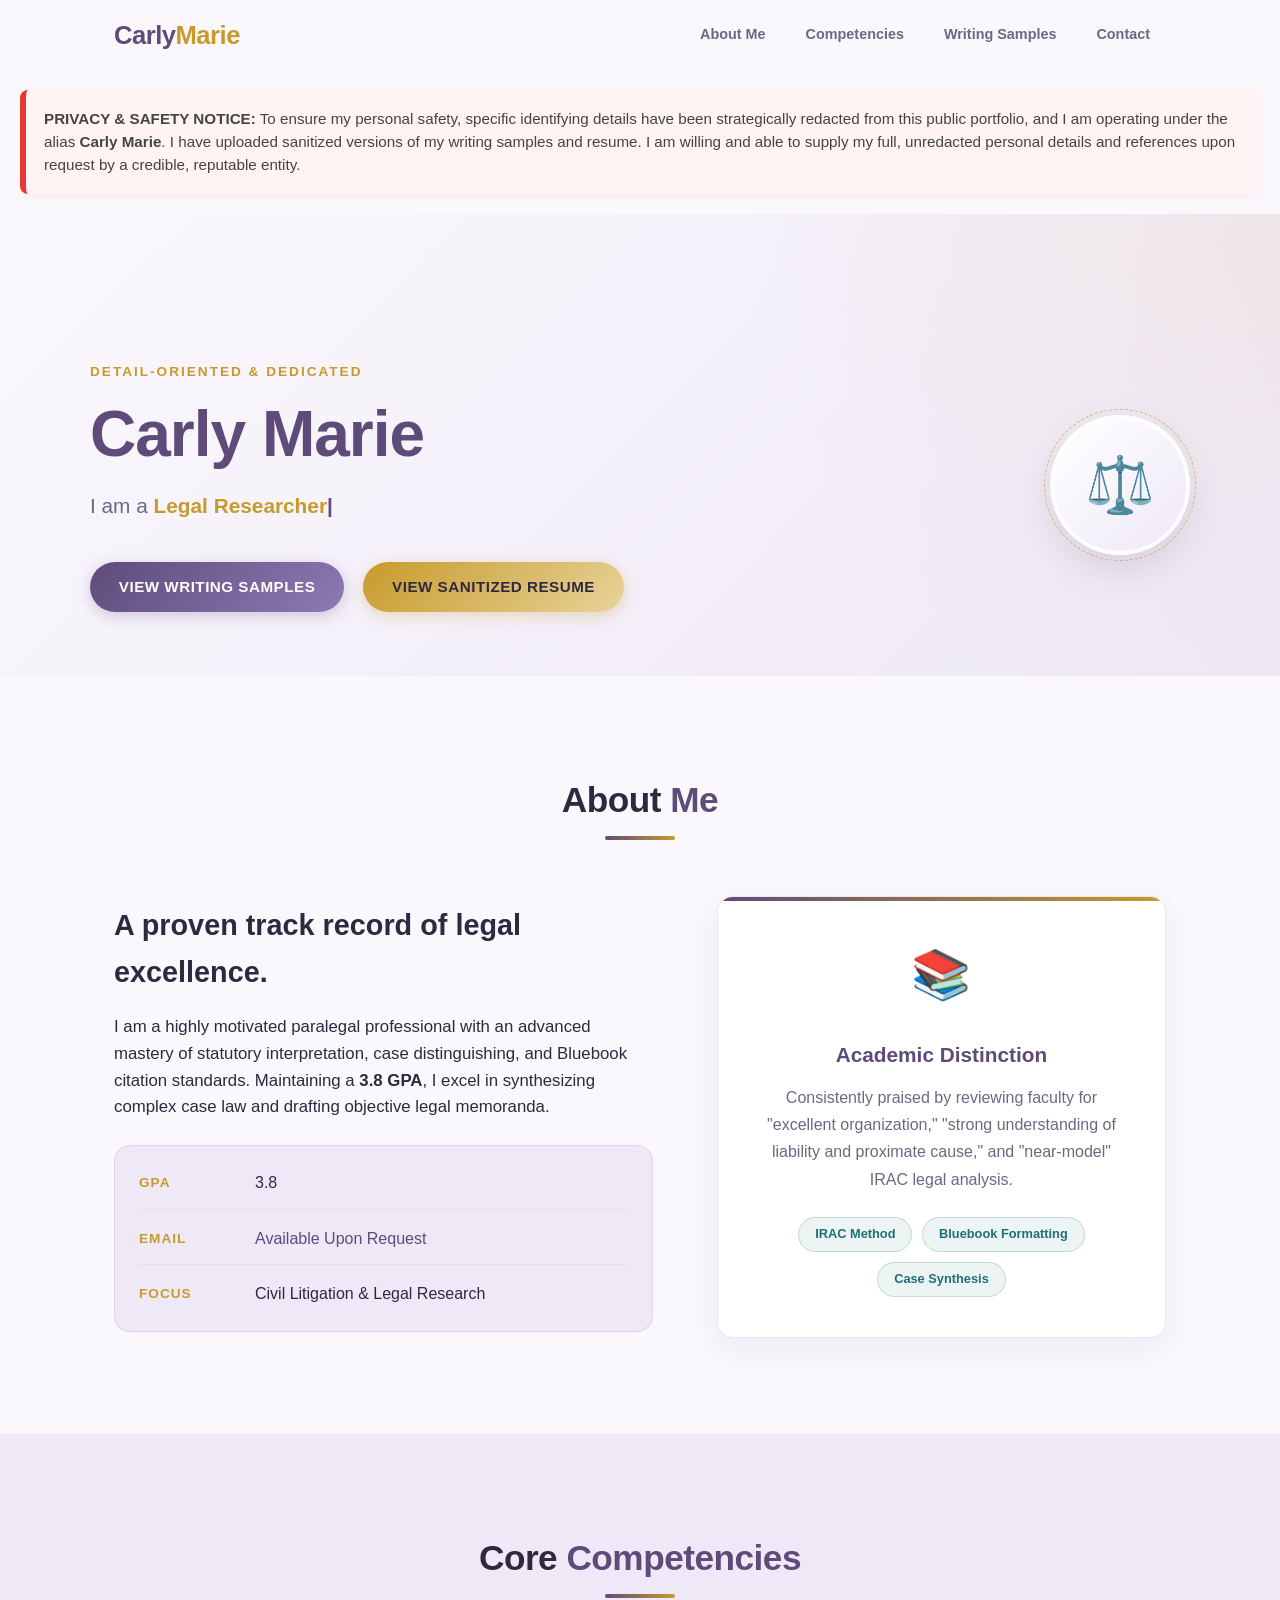
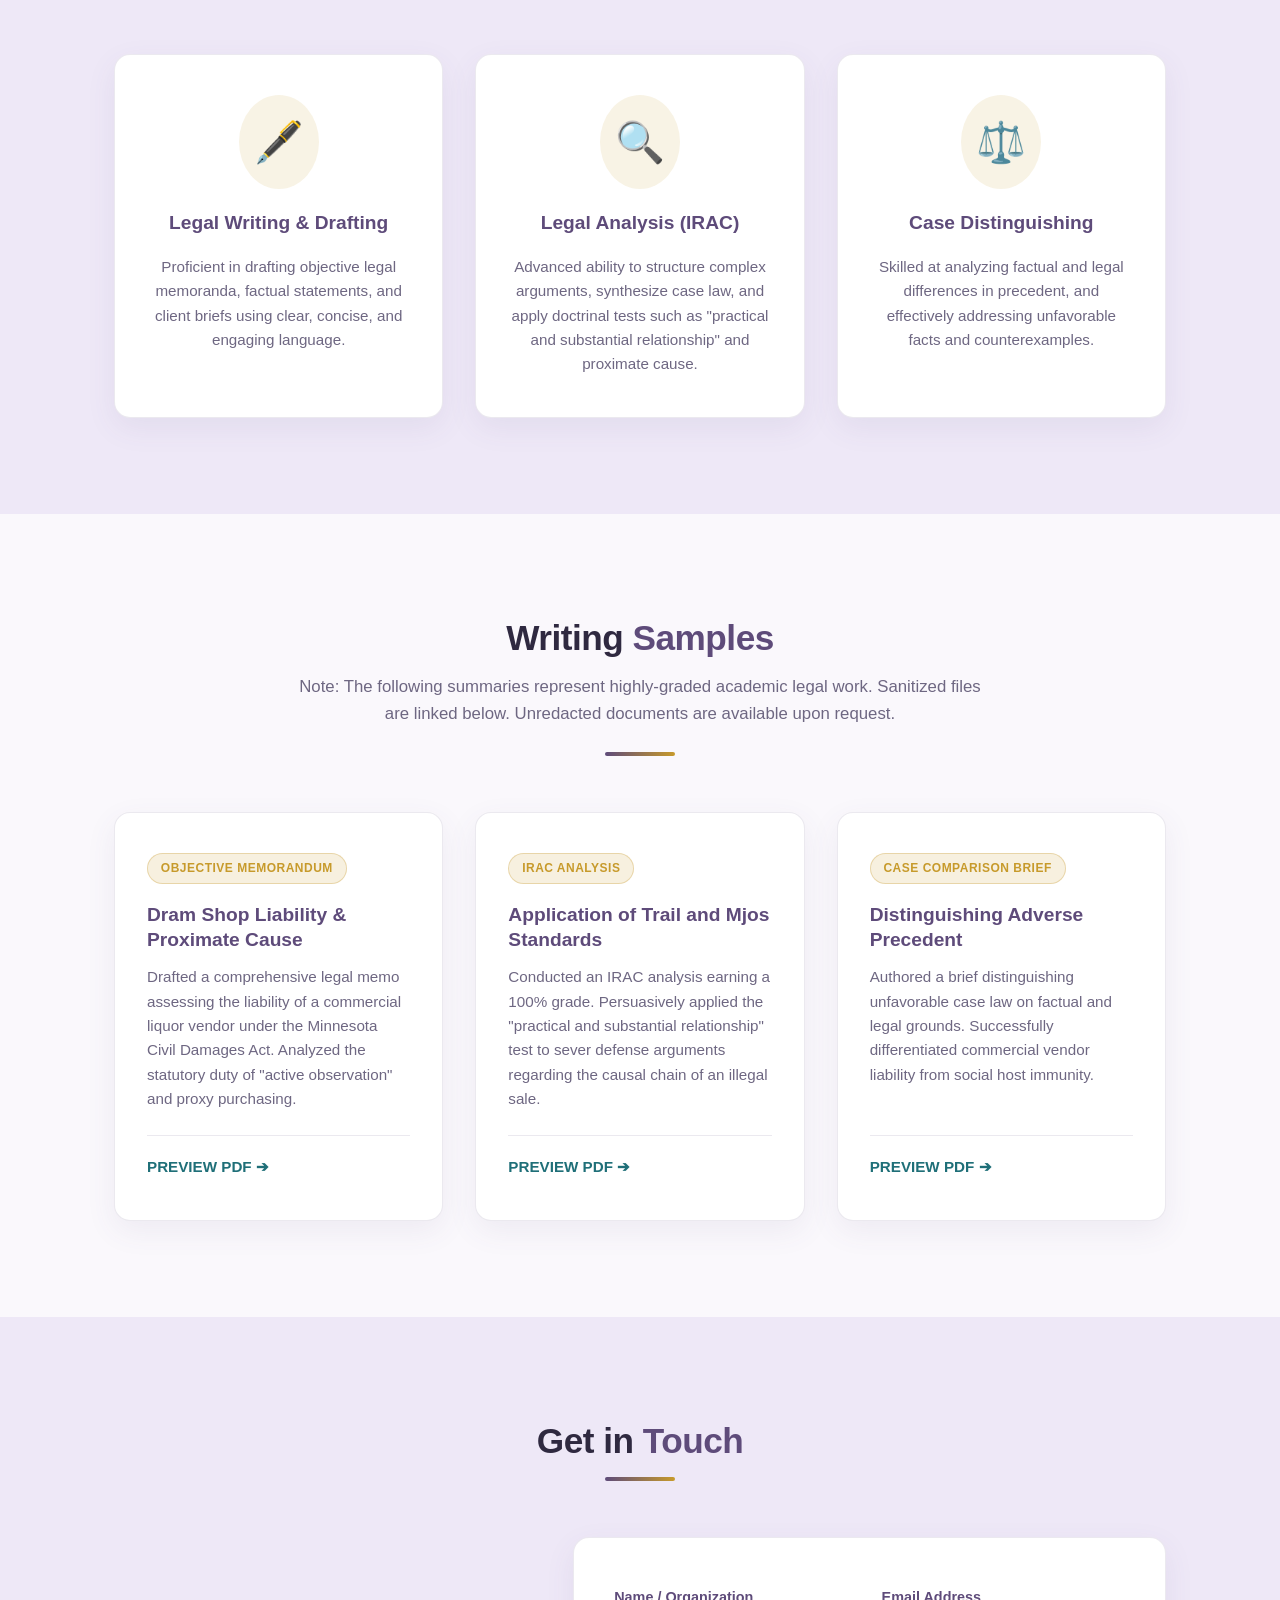
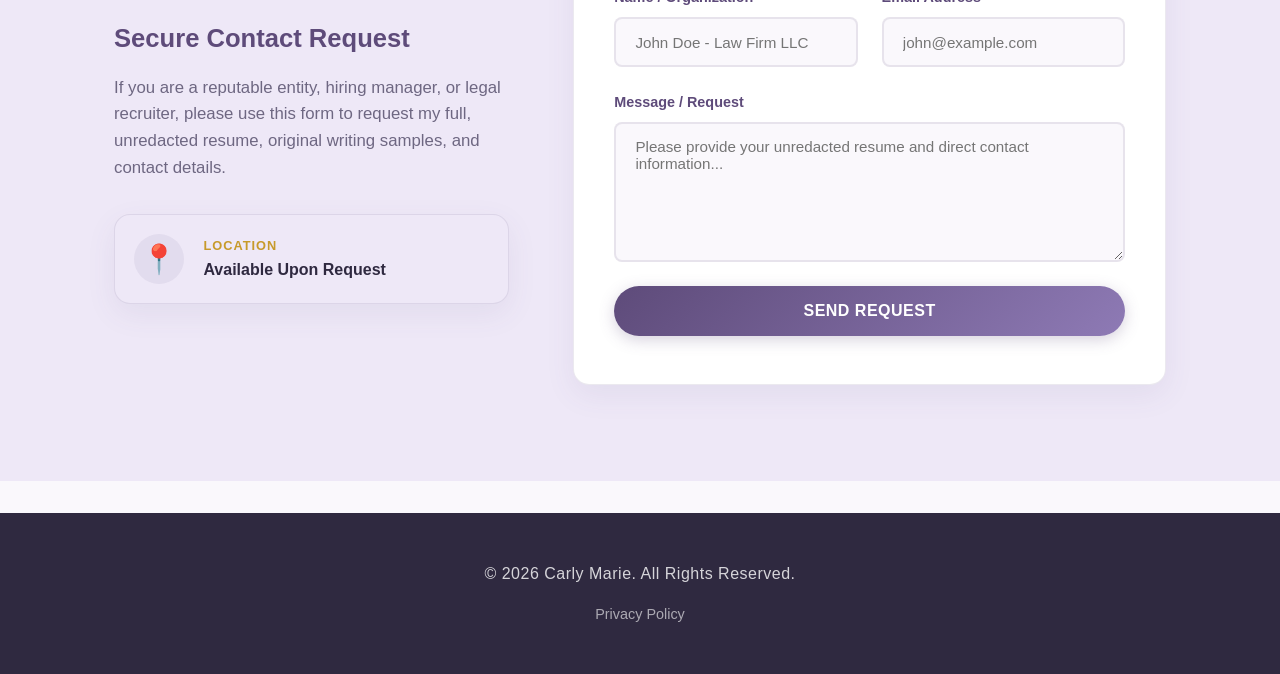
<file: index.html>
<!DOCTYPE html>
<html lang="en">
<head>
    <meta charset="UTF-8">
    <meta name="viewport" content="width=device-width, initial-scale=1.0">
    <title>Carly Marie | Entry-Level Paralegal &amp; Legal Assistant | Remote</title>
    <meta name="description" content="Portfolio of Carly Marie, an entry-level paralegal and legal assistant seeking remote opportunities. Skilled in legal writing, IRAC analysis, Bluebook citation, case law research, and data entry. 3.8 GPA.">
    <meta name="author" content="Carly Marie">
    <meta name="robots" content="index, follow">
    <link rel="canonical" href="https://carlymariec.github.io/proportfolio.github.io/">

    <!-- Open Graph / Social Sharing -->
    <meta property="og:type" content="website">
    <meta property="og:url" content="https://carlymariec.github.io/proportfolio.github.io/">
    <meta property="og:title" content="Carly Marie | Entry-Level Paralegal &amp; Legal Assistant | Remote">
    <meta property="og:description" content="Entry-level paralegal and legal assistant seeking remote opportunities. Skilled in legal writing, IRAC analysis, Bluebook citation, and data entry. 3.8 GPA.">
    <meta property="og:site_name" content="Carly Marie Portfolio">

    <!-- Twitter Card -->
    <meta name="twitter:card" content="summary">
    <meta name="twitter:title" content="Carly Marie | Entry-Level Paralegal &amp; Legal Assistant | Remote">
    <meta name="twitter:description" content="Entry-level paralegal and legal assistant seeking remote opportunities. Skilled in legal writing, IRAC analysis, Bluebook citation, and data entry. 3.8 GPA.">

    <!-- JSON-LD Structured Data -->
    <script type="application/ld+json">
    {
      "@context": "https://schema.org",
      "@type": "Person",
      "name": "Carly Marie",
      "jobTitle": "Entry-Level Paralegal",
      "description": "Entry-level paralegal and legal assistant seeking remote opportunities. Skilled in legal writing, IRAC analysis, Bluebook citation, case law research, and data entry.",
      "url": "https://carlymariec.github.io/proportfolio.github.io/",
      "knowsAbout": [
        "Paralegal",
        "Legal Assistant",
        "Legal Writing",
        "IRAC Analysis",
        "Bluebook Citation",
        "Case Law Research",
        "Civil Litigation",
        "Data Entry",
        "Legal Research"
      ]
    }
    </script>

    <link rel="stylesheet" href="style.css">
    <script src="script.js" defer></script>
</head>
<body>

    <!-- Navbar -->
    <nav class="navbar">
        <div class="nav-container">
            <div class="nav-logo">Carly<span>Marie</span></div>
            <button id="navToggle" class="nav-toggle" aria-expanded="false" aria-label="Toggle navigation">
                <span></span><span></span><span></span>
            </button>
            <div id="navLinks" class="nav-links">
                <a href="#about" class="active">About Me</a>
                <a href="#skills">Competencies</a>
                <a href="#portfolio">Writing Samples</a>
                <a href="#contact">Contact</a>
            </div>
        </div>
    </nav>

    <!-- Security Disclaimer -->
    <div id="security-disclaimer" class="security-banner">
        <strong>PRIVACY & SAFETY NOTICE:</strong> To ensure my personal safety, specific identifying details have been strategically redacted from this public portfolio, and I am operating under the alias <strong>Carly Marie</strong>. I have uploaded sanitized versions of my writing samples and resume. I am willing and able to supply my full, unredacted personal details and references upon request by a credible, reputable entity.
    </div>

    <!-- Hero Section -->
    <section class="hero">
        <div class="hero-content">
            <div class="hero-text fade-in">
                <span class="hero-eyebrow">Detail-Oriented & Dedicated</span>
                <h1 class="hero-name">Carly Marie</h1>
                <p class="hero-subtitle-line">I am a <span class="typed-wrap"><span class="typed"></span></span></p>
                <div class="hero-buttons">
                    <a href="#portfolio" class="btn btn-primary">View Writing Samples</a>
                    <a href="files/resume/resume.pdf" target="_blank" rel="noopener noreferrer" class="btn btn-gold">View Sanitized Resume</a>
                </div>
            </div>
            <div class="hero-image-wrap fade-in">
                <div class="hero-avatar">
                    <div id="profileEmoji" class="profile-emoji-fallback">⚖️</div>
                </div>
            </div>
        </div>
    </section>

    <!-- About Section -->
    <section id="about" class="section">
        <div class="container">
            <h2 class="section-title">About <span>Me</span></h2>
            <div class="section-divider"></div>
            <div class="about-grid">
                <div class="about-text fade-in">
                    <h3>A proven track record of legal excellence.</h3>
                    <p>I am a highly motivated paralegal professional with an advanced mastery of statutory interpretation, case distinguishing, and Bluebook citation standards. Maintaining a <strong>3.8 GPA</strong>, I excel in synthesizing complex case law and drafting objective legal memoranda.</p>
                    <div class="about-facts">
                        <div class="fact-item"><span class="fact-label">GPA</span><span class="fact-value">3.8</span></div>
                        <div class="fact-item"><span class="fact-label">Email</span><span class="fact-value"><a href="#contact">Available Upon Request</a></span></div>
                        <div class="fact-item"><span class="fact-label">Focus</span><span class="fact-value">Civil Litigation & Legal Research</span></div>
                    </div>
                </div>
                <div class="about-highlight-card fade-in">
                    <div class="about-icon-circle">📚</div>
                    <h3>Academic Distinction</h3>
                    <p>Consistently praised by reviewing faculty for "excellent organization," "strong understanding of liability and proximate cause," and "near-model" IRAC legal analysis.</p>
                    <div class="card-tag-row">
                        <span class="card-tag">IRAC Method</span>
                        <span class="card-tag">Bluebook Formatting</span>
                        <span class="card-tag">Case Synthesis</span>
                    </div>
                </div>
            </div>
        </div>
    </section>

    <!-- Competencies Section -->
    <section id="skills" class="section bg-alt">
        <div class="container">
            <h2 class="section-title">Core <span>Competencies</span></h2>
            <div class="section-divider"></div>
            <div class="edu-grid">
                <div class="edu-card fade-in">
                    <div class="edu-card-icon">🖋️</div>
                    <h3>Legal Writing & Drafting</h3>
                    <p>Proficient in drafting objective legal memoranda, factual statements, and client briefs using clear, concise, and engaging language.</p>
                </div>
                <div class="edu-card fade-in">
                    <div class="edu-card-icon">🔍</div>
                    <h3>Legal Analysis (IRAC)</h3>
                    <p>Advanced ability to structure complex arguments, synthesize case law, and apply doctrinal tests such as "practical and substantial relationship" and proximate cause.</p>
                </div>
                <div class="edu-card fade-in">
                    <div class="edu-card-icon">⚖️</div>
                    <h3>Case Distinguishing</h3>
                    <p>Skilled at analyzing factual and legal differences in precedent, and effectively addressing unfavorable facts and counterexamples.</p>
                </div>
            </div>
        </div>
    </section>

    <!-- Portfolio / Writing Samples -->
    <section id="portfolio" class="section">
        <div class="container">
            <h2 class="section-title">Writing <span>Samples</span></h2>
            <p class="section-subtitle">Note: The following summaries represent highly-graded academic legal work. Sanitized files are linked below. Unredacted documents are available upon request.</p>
            <div class="section-divider"></div>

            <div class="assignments-grid">
                <!-- Legal Memo -->
                <div class="assignment-card fade-in">
                    <span class="assignment-tag">Objective Memorandum</span>
                    <h3>Dram Shop Liability & Proximate Cause</h3>
                    <p>Drafted a comprehensive legal memo assessing the liability of a commercial liquor vendor under the Minnesota Civil Damages Act. Analyzed the statutory duty of "active observation" and proxy purchasing.</p>
                    <a href="files/assignments/legal-memo.pdf" target="_blank" rel="noopener noreferrer" class="assignment-link">Preview PDF ➔</a>
                </div>

                <!-- IRAC Analysis -->
                <div class="assignment-card fade-in">
                    <span class="assignment-tag">IRAC Analysis</span>
                    <h3>Application of Trail and Mjos Standards</h3>
                    <p>Conducted an IRAC analysis earning a 100% grade. Persuasively applied the "practical and substantial relationship" test to sever defense arguments regarding the causal chain of an illegal sale.</p>
                    <a href="files/assignments/statutory-analysis.pdf" target="_blank" rel="noopener noreferrer" class="assignment-link">Preview PDF ➔</a>
                </div>

                <!-- Distinguishing Cases -->
                <div class="assignment-card fade-in">
                    <span class="assignment-tag">Case Comparison Brief</span>
                    <h3>Distinguishing Adverse Precedent</h3>
                    <p>Authored a brief distinguishing unfavorable case law on factual and legal grounds. Successfully differentiated commercial vendor liability from social host immunity.</p>
                    <a href="files/assignments/distinguishing-cases.pdf" target="_blank" rel="noopener noreferrer" class="assignment-link">Preview PDF ➔</a>
                </div>
            </div>
        </div>
    </section>

    <!-- Contact Section -->
    <section id="contact" class="section bg-alt">
        <div class="container">
            <h2 class="section-title">Get in <span>Touch</span></h2>
            <div class="section-divider"></div>
            <div class="contact-grid">
                <div class="contact-info fade-in">
                    <h3>Secure Contact Request</h3>
                    <p>If you are a reputable entity, hiring manager, or legal recruiter, please use this form to request my full, unredacted resume, original writing samples, and contact details.</p>
                    <div class="contact-items">
                        <div class="contact-item">
                            <div class="contact-item-icon">📍</div>
                            <div>
                                <div class="label">Location</div>
                                <div class="value">Available Upon Request</div>
                            </div>
                        </div>
                    </div>
                </div>
                <div class="contact-form-wrap fade-in">
                    <form id="contactForm" action="https://formspree.io/f/xbdzpvlw" method="POST">
                        <div class="form-row">
                            <div class="form-group">
                                <label for="name">Name / Organization</label>
                                <input type="text" id="name" name="name" required placeholder="John Doe - Law Firm LLC">
                            </div>
                            <div class="form-group">
                                <label for="email">Email Address</label>
                                <input type="email" id="email" name="email" required placeholder="john@example.com">
                            </div>
                        </div>
                        <div class="form-group">
                            <label for="message">Message / Request</label>
                            <textarea id="message" name="message" required placeholder="Please provide your unredacted resume and direct contact information..."></textarea>
                        </div>
                        <input type="hidden" name="_subject" value="New contact request from Carly Marie portfolio site">
                        <button type="submit" class="btn btn-primary form-submit">Send Request</button>
                        <div id="formSuccess" class="form-success">Message sent! I will securely review your request and reply shortly.</div>
                    </form>
                </div>
            </div>
        </div>
    </section>

    <!-- Footer -->
    <footer>
        <p>&copy; 2026 Carly Marie. All Rights Reserved.</p>
        <div class="footer-links">
            <a href="privacy-policy.html">Privacy Policy</a>
        </div>
        <button id="scrollTop" aria-label="Scroll to top">⇧</button>
    </footer>

</body>
</html>
</file>
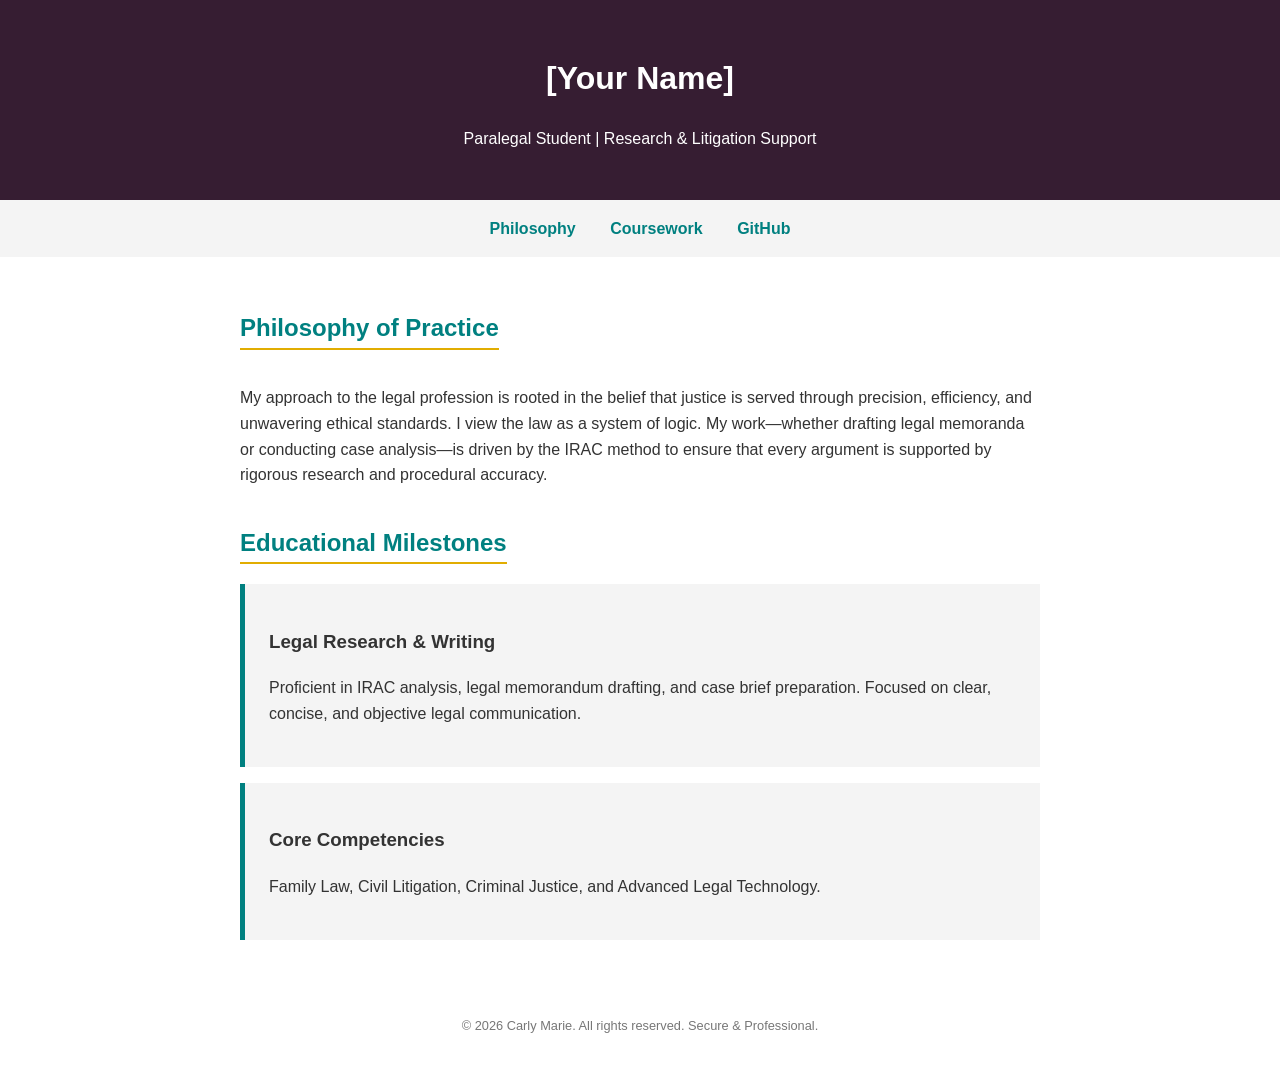
<file: minded.html>
<!DOCTYPE html>
<html lang="en">
<head>
    <meta charset="UTF-8">
    <meta name="viewport" content="width=device-width, initial-scale=1.0">
    <title> Carly Marie | Paralegal Portfolio</title>
    <style>
        :root {
            --deep-purple: #361d32;
            --teal: #008080;
            --mustard: #e1ad01;
            --gray: #f4f4f4;
            --text: #333;
        }
        body { font-family: 'Segoe UI', sans-serif; line-height: 1.6; color: var(--text); margin: 0; padding: 0; background: #fff; }
        header { background: var(--deep-purple); color: white; padding: 2rem; text-align: center; }
        nav { background: var(--gray); padding: 1rem; text-align: center; }
        nav a { margin: 0 15px; color: var(--teal); text-decoration: none; font-weight: bold; }
        .container { max-width: 800px; margin: 2rem auto; padding: 0 20px; }
        h2 { color: var(--teal); border-bottom: 2px solid var(--mustard); display: inline-block; }
        .card { border-left: 5px solid var(--teal); background: var(--gray); padding: 1.5rem; margin-bottom: 1rem; }
        footer { text-align: center; padding: 2rem; font-size: 0.8rem; color: #777; }
    </style>
</head>
<body>

<header>
    <h1>[Your Name]</h1>
    <p>Paralegal Student | Research & Litigation Support</p>
</header>

<nav>
    <a href="#about">Philosophy</a>
    <a href="#work">Coursework</a>
    <a href="https://github.com/carlymariec_">GitHub</a>
</nav>

<div class="container">
    <section id="about">
        <h2>Philosophy of Practice</h2>
        <p>My approach to the legal profession is rooted in the belief that justice is served through precision, efficiency, and unwavering ethical standards. I view the law as a system of logic. My work—whether drafting legal memoranda or conducting case analysis—is driven by the IRAC method to ensure that every argument is supported by rigorous research and procedural accuracy.</p>
    </section>

    <section id="work">
        <h2>Educational Milestones</h2>
        <div class="card">
            <h3>Legal Research & Writing</h3>
            <p>Proficient in IRAC analysis, legal memorandum drafting, and case brief preparation. Focused on clear, concise, and objective legal communication.</p>
        </div>
        <div class="card">
            <h3>Core Competencies</h3>
            <p>Family Law, Civil Litigation, Criminal Justice, and Advanced Legal Technology.</p>
        </div>
    </section>
</div>

<footer>
    <p>&copy; 2026 Carly Marie. All rights reserved. Secure & Professional.</p>
</footer>

</body>
</html>
</file>
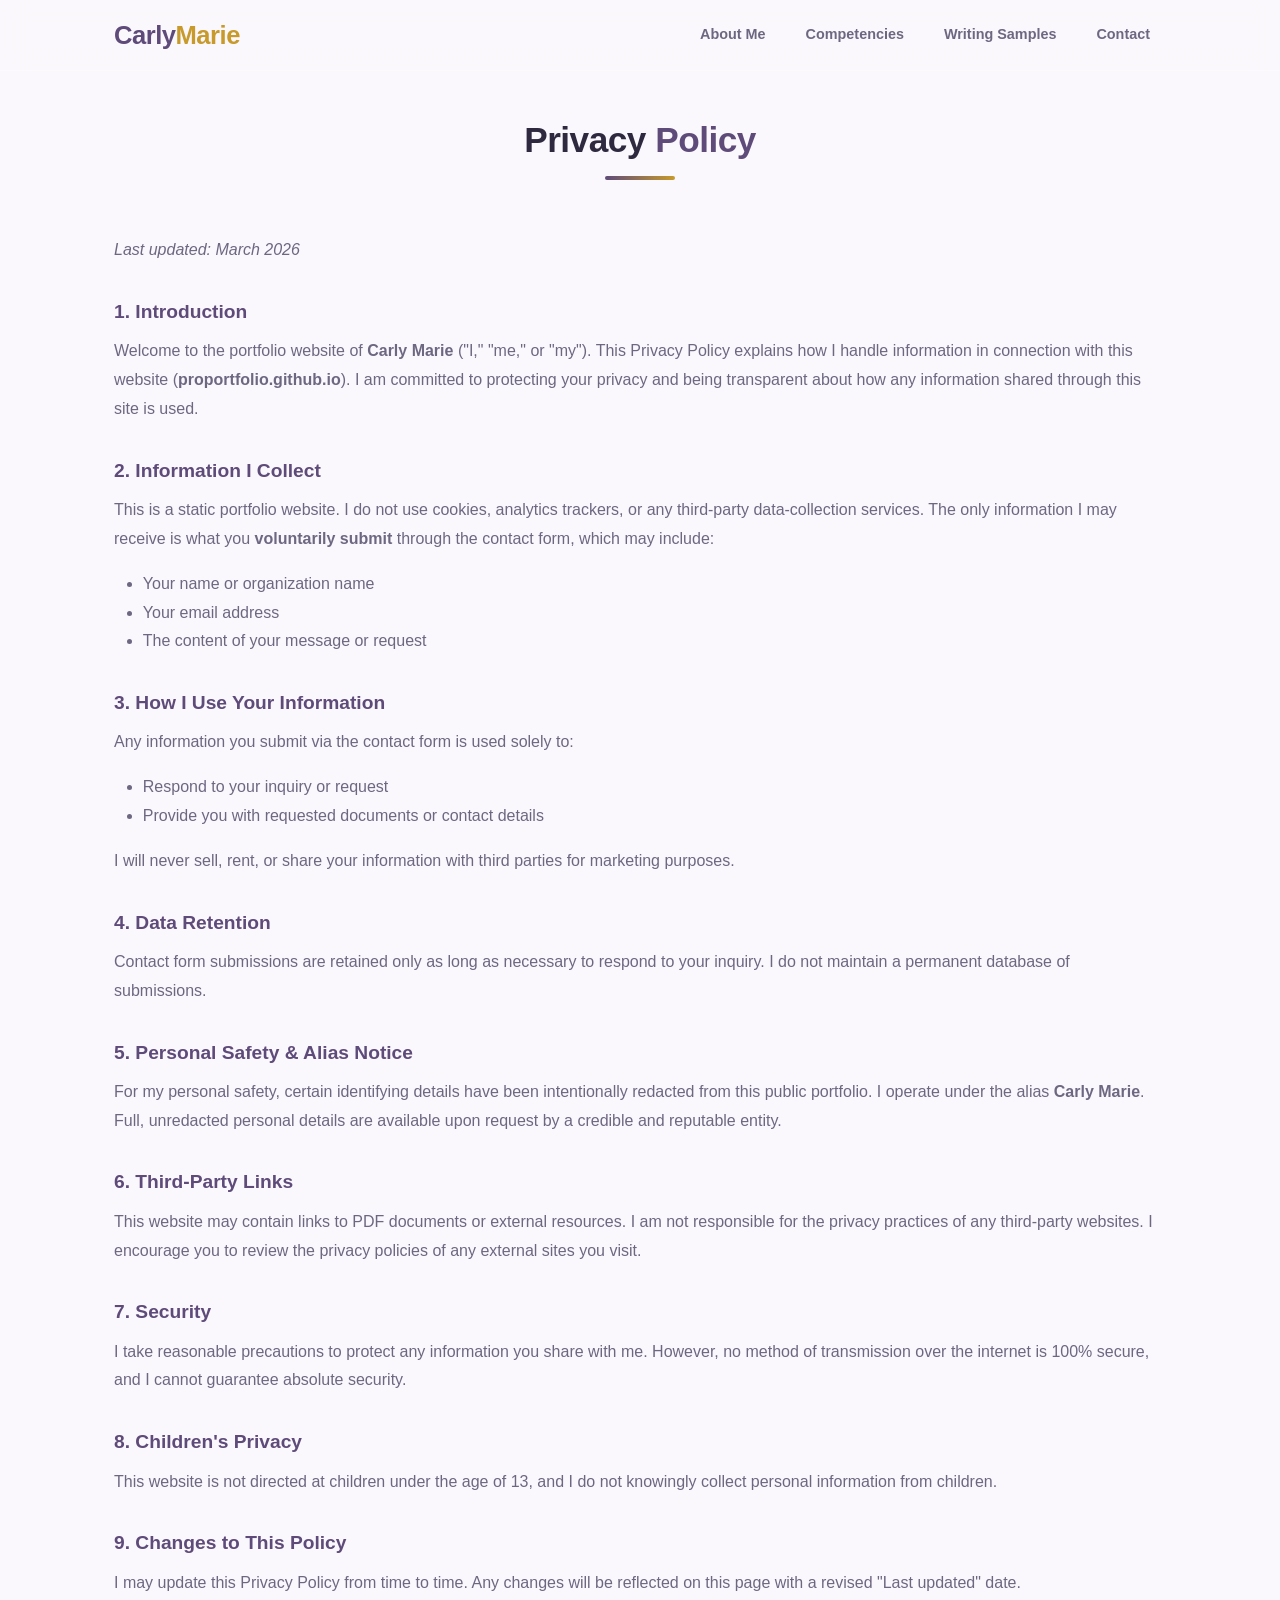
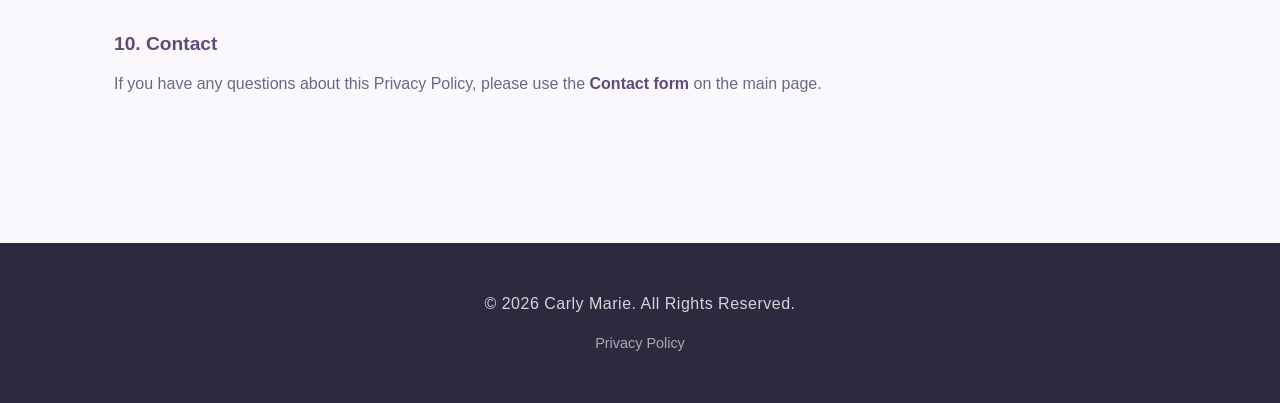
<file: privacy-policy.html>
<!DOCTYPE html>
<html lang="en">
<head>
    <meta charset="UTF-8">
    <meta name="viewport" content="width=device-width, initial-scale=1.0">
    <title>Privacy Policy | Carly Marie</title>
    <meta name="description" content="Privacy policy for the portfolio of Carly Marie, entry-level paralegal and legal assistant.">
    <meta name="robots" content="noindex, follow">
    <link rel="canonical" href="https://carlymariec.github.io/proportfolio.github.io/privacy-policy.html">
    <link rel="stylesheet" href="style.css">
    <script src="script.js" defer></script>
</head>
<body>

    <!-- Navbar -->
    <nav class="navbar">
        <div class="nav-container">
            <div class="nav-logo"><a href="index.html" style="color:inherit;text-decoration:none;">Carly<span>Marie</span></a></div>
            <button id="navToggle" class="nav-toggle" aria-expanded="false" aria-label="Toggle navigation">
                <span></span><span></span><span></span>
            </button>
            <div id="navLinks" class="nav-links">
                <a href="index.html#about">About Me</a>
                <a href="index.html#skills">Competencies</a>
                <a href="index.html#portfolio">Writing Samples</a>
                <a href="index.html#contact">Contact</a>
            </div>
        </div>
    </nav>

    <!-- Privacy Policy Content -->
    <section class="section" style="padding-top: 7rem;">
        <div class="container">
            <h2 class="section-title">Privacy <span>Policy</span></h2>
            <div class="section-divider"></div>

            <div class="privacy-content fade-in">
                <p class="section-subtitle" style="text-align:left; max-width:100%; margin-bottom:2rem;">
                    <em>Last updated: March 2026</em>
                </p>

                <h3>1. Introduction</h3>
                <p>Welcome to the portfolio website of <strong>Carly Marie</strong> ("I," "me," or "my"). This Privacy Policy explains how I handle information in connection with this website (<strong>proportfolio.github.io</strong>). I am committed to protecting your privacy and being transparent about how any information shared through this site is used.</p>

                <h3>2. Information I Collect</h3>
                <p>This is a static portfolio website. I do not use cookies, analytics trackers, or any third-party data-collection services. The only information I may receive is what you <strong>voluntarily submit</strong> through the contact form, which may include:</p>
                <ul class="privacy-list">
                    <li>Your name or organization name</li>
                    <li>Your email address</li>
                    <li>The content of your message or request</li>
                </ul>

                <h3>3. How I Use Your Information</h3>
                <p>Any information you submit via the contact form is used solely to:</p>
                <ul class="privacy-list">
                    <li>Respond to your inquiry or request</li>
                    <li>Provide you with requested documents or contact details</li>
                </ul>
                <p>I will never sell, rent, or share your information with third parties for marketing purposes.</p>

                <h3>4. Data Retention</h3>
                <p>Contact form submissions are retained only as long as necessary to respond to your inquiry. I do not maintain a permanent database of submissions.</p>

                <h3>5. Personal Safety &amp; Alias Notice</h3>
                <p>For my personal safety, certain identifying details have been intentionally redacted from this public portfolio. I operate under the alias <strong>Carly Marie</strong>. Full, unredacted personal details are available upon request by a credible and reputable entity.</p>

                <h3>6. Third-Party Links</h3>
                <p>This website may contain links to PDF documents or external resources. I am not responsible for the privacy practices of any third-party websites. I encourage you to review the privacy policies of any external sites you visit.</p>

                <h3>7. Security</h3>
                <p>I take reasonable precautions to protect any information you share with me. However, no method of transmission over the internet is 100% secure, and I cannot guarantee absolute security.</p>

                <h3>8. Children's Privacy</h3>
                <p>This website is not directed at children under the age of 13, and I do not knowingly collect personal information from children.</p>

                <h3>9. Changes to This Policy</h3>
                <p>I may update this Privacy Policy from time to time. Any changes will be reflected on this page with a revised "Last updated" date.</p>

                <h3>10. Contact</h3>
                <p>If you have any questions about this Privacy Policy, please use the <a href="index.html#contact">Contact form</a> on the main page.</p>
            </div>
        </div>
    </section>

    <!-- Footer -->
    <footer>
        <p>&copy; 2026 Carly Marie. All Rights Reserved.</p>
        <div class="footer-links">
            <a href="privacy-policy.html">Privacy Policy</a>
        </div>
        <button id="scrollTop" aria-label="Scroll to top">⇧</button>
    </footer>

</body>
</html>
</file>
<file: style.css>
/* ===== CSS Variables =====  */ 
:root {
    /* New Custom Color Palette */
    --primary:       #5E4B7A;   /* Primary purple: pale but darkened, muted, elegant */  
    --primary-light: #8E7AB5;   /* Pale purple */  
    --gold:          #C79A2B;   /* Mustard yellow-gold: richer than standard gold */  
    --gold-light:    #E8D39A;   /* Light gold */  
    --teal:          #1F6F78;   /* Dark turquoise teal: restrained, deep accent */
    
    --bg:            #FAF8FC;   /* Light translucent neutral base */  
    --bg-alt:        #EEE8F7;   /* Pastel lavender: soft accent background */  
    --glass-bg:      rgba(250, 248, 252, 0.82); /* Soft glass background */
    
    --card-bg:       #FFFFFF;  
    --card-border:   rgba(94, 75, 122, 0.12); /* Muted border matched to primary */
    
    --text:          #2F2940;   /* Deep text */  
    --text-muted:    #6E6782;   /* Muted text */
    --white:         #ffffff; 
    
    --font-main:     'Segoe UI', Tahoma, Geneva, Verdana, sans-serif; 
    --transition:    0.3s cubic-bezier(0.25, 0.8, 0.25, 1); 
    --radius:        16px; 
    --shadow:        0 10px 30px rgba(94, 75, 122, 0.08); 
    --shadow-hover:  0 15px 35px rgba(94, 75, 122, 0.15);
}

/* ===== Reset & Base ===== */ 
*, *::before, *::after { box-sizing: border-box; margin: 0; padding: 0; }
html { scroll-behavior: smooth; }
body { font-family: var(--font-main); background-color: var(--bg); color: var(--text); line-height: 1.6; overflow-x: hidden; }
a { color: var(--primary); text-decoration: none; transition: color var(--transition); } 
a:hover { color: var(--gold); }
img { max-width: 100%; display: block; } 
ul  { list-style: none; }

/* ===== Utility ===== */ 
.container { max-width: 1100px; margin: 0 auto; padding: 0 1.5rem; }
.section { padding: 6rem 0; } 
.bg-alt { background: var(--bg-alt); }
.section-title { text-align: center; font-size: 2.2rem; font-weight: 800; margin-bottom: 0.5rem; color: var(--text); letter-spacing: -0.5px; } 
.section-title span { color: var(--primary); }
.section-subtitle { text-align: center; color: var(--text-muted); margin-bottom: 1.5rem; font-size: 1.05rem; max-width: 700px; margin-left: auto; margin-right: auto; }
.section-divider { width: 70px; height: 4px; background: linear-gradient(90deg, var(--primary), var(--gold)); border-radius: 2px; margin: 0 auto 3.5rem; }

/* ===== Fade-in ===== */ 
.fade-in { opacity: 0; transform: translateY(20px); transition: opacity 0.6s ease, transform 0.6s ease; } 
.fade-in.visible { opacity: 1; transform: none; }

/* ===== Buttons ===== */ 
.btn { display: inline-flex; align-items: center; justify-content: center; gap: 0.5rem; padding: 0.8rem 1.8rem; border-radius: 30px; font-weight: 600; font-size: 0.95rem; cursor: pointer; border: none; transition: all var(--transition); text-transform: uppercase; letter-spacing: 0.5px; text-align: center; } 
.btn-primary { background: linear-gradient(135deg, var(--primary), var(--primary-light)); color: var(--white); box-shadow: 0 4px 15px rgba(94, 75, 122, 0.25); } 
.btn-primary:hover { transform: translateY(-2px); box-shadow: 0 6px 20px rgba(94, 75, 122, 0.35); color: var(--white); }
.btn-gold { background: linear-gradient(135deg, var(--gold), var(--gold-light)); color: var(--text); box-shadow: 0 4px 15px rgba(199, 154, 43, 0.3); } 
.btn-gold:hover { transform: translateY(-2px); box-shadow: 0 6px 20px rgba(199, 154, 43, 0.45); color: var(--text); }

/* ===== Navbar (Glassmorphism) ===== */ 
.navbar { position: fixed; top: 0; left: 0; right: 0; z-index: 1000; background: var(--glass-bg); backdrop-filter: blur(12px); border-bottom: 1px solid rgba(255,255,255,0.3); transition: all var(--transition); } 
.navbar.scrolled { box-shadow: 0 4px 20px rgba(94, 75, 122, 0.08); background: rgba(250, 248, 252, 0.96); }
.nav-container { max-width: 1100px; margin: 0 auto; padding: 0 1.5rem; height: 70px; display: flex; align-items: center; justify-content: space-between; }
.nav-logo { font-size: 1.6rem; font-weight: 800; color: var(--primary); letter-spacing: -0.5px; } 
.nav-logo span { color: var(--gold); }
.nav-links { display: flex; gap: 0.5rem; } 
.nav-links a { padding: 0.5rem 1rem; border-radius: 8px; font-size: 0.9rem; font-weight: 600; color: var(--text-muted); transition: all var(--transition); } 
.nav-links a:hover, .nav-links a.active { color: var(--primary); background: rgba(94, 75, 122, 0.08); }

/* Hamburger */ 
.nav-toggle { display: none; flex-direction: column; gap: 6px; background: none; border: none; cursor: pointer; padding: 4px; } 
.nav-toggle span { display: block; width: 26px; height: 2px; background: var(--primary); border-radius: 2px; transition: all var(--transition); } 
.nav-toggle.open span:nth-child(1) { transform: translateY(8px) rotate(45deg); } 
.nav-toggle.open span:nth-child(2) { opacity: 0; } 
.nav-toggle.open span:nth-child(3) { transform: translateY(-8px) rotate(-45deg); }

/* ===== Security Banner ===== */
.security-banner { background-color: #FFF3F3; border-left: 6px solid #E53935; padding: 18px; margin: 90px 20px 20px 20px; font-family: var(--font-main); border-radius: 8px; font-size: 0.95rem; line-height: 1.5; color: #444; box-shadow: 0 4px 10px rgba(229, 57, 53, 0.05); }

/* ===== Hero Section ===== */ 
.hero { min-height: 40vh; display: flex; align-items: center; padding: 9rem 1.5rem 4rem; background: radial-gradient(circle at top right, rgba(199, 154, 43, 0.08) 0%, transparent 40%), linear-gradient(135deg, var(--bg) 0%, var(--bg-alt) 100%); position: relative; overflow: hidden; }
.hero-content { max-width: 1100px; margin: 0 auto; width: 100%; display: flex; align-items: center; justify-content: space-between; gap: 4rem; position: relative; z-index: 1; }
.hero-text { flex: 1; }
.hero-eyebrow { display: inline-block; font-size: 0.85rem; font-weight: 700; letter-spacing: 2px; text-transform: uppercase; color: var(--gold); margin-bottom: 1rem; }
.hero-name { font-size: clamp(2.5rem, 6vw, 4rem); font-weight: 800; color: var(--primary); line-height: 1.1; margin-bottom: 1.2rem; letter-spacing: -1px; }
.hero-subtitle-line { font-size: 1.3rem; color: var(--text-muted); margin-bottom: 2.5rem; font-weight: 500; }
.typed-wrap { color: var(--gold); font-weight: 700; } 
.typed::after { content: '|'; animation: blink 1s infinite; color: var(--primary); } 
@keyframes blink { 0%, 100% { opacity: 1; } 50% { opacity: 0; } }
.hero-buttons { display: flex; flex-wrap: wrap; gap: 1.2rem; }

.hero-image-wrap { flex-shrink: 0; }
.hero-avatar { width: 140px; height: 140px; border-radius: 50%; background: linear-gradient(135deg, #ffffff, var(--bg-alt)); border: 4px solid rgba(255,255,255,0.8); display: flex; align-items: center; justify-content: center; box-shadow: var(--shadow-hover); position: relative; }
.hero-avatar::after { content: ''; position: absolute; inset: -10px; border: 1.5px dashed rgba(199, 154, 43, 0.6); border-radius: 50%; animation: spin 20s linear infinite; }
@keyframes spin { 100% { transform: rotate(360deg); } }
.profile-emoji-fallback { display: flex; align-items: center; justify-content: center; font-size: 3.5rem; }

/* ===== About ===== */ 
.about-grid { display: grid; grid-template-columns: 1.2fr 1fr; gap: 4rem; align-items: center; }
.about-highlight-card { background: var(--card-bg); border: 1px solid var(--card-border); border-radius: var(--radius); padding: 2.5rem; box-shadow: var(--shadow); text-align: center; position: relative; overflow: hidden; transition: var(--transition); }
.about-highlight-card:hover { transform: translateY(-5px); box-shadow: var(--shadow-hover); border-color: rgba(199, 154, 43, 0.3); }
.about-highlight-card::before { content: ''; position: absolute; top: 0; left: 0; right: 0; height: 4px; background: linear-gradient(90deg, var(--primary), var(--gold)); }
.about-icon-circle { font-size: 3rem; margin-bottom: 1.5rem; }
.about-highlight-card h3 { font-size: 1.3rem; color: var(--primary); margin-bottom: 0.8rem; font-weight: 700; }
.about-highlight-card p { color: var(--text-muted); font-size: 1rem; margin-bottom: 1.5rem; line-height: 1.7; }
.card-tag-row { display: flex; flex-wrap: wrap; gap: 0.6rem; justify-content: center; } 
.card-tag { background: rgba(31, 111, 120, 0.08); color: var(--teal); border-radius: 20px; padding: 0.4rem 1rem; font-size: 0.8rem; font-weight: 600; border: 1px solid rgba(31, 111, 120, 0.2); }
.about-text h3 { font-size: 1.8rem; font-weight: 800; color: var(--text); margin-bottom: 1.2rem; }
.about-text p { font-size: 1.05rem; }
.about-facts { display: flex; flex-direction: column; gap: 1rem; margin-top: 1.5rem; background: var(--bg-alt); padding: 1.5rem; border-radius: var(--radius); border: 1px solid var(--card-border); } 
.fact-item { display: flex; gap: 1rem; align-items: center; border-bottom: 1px solid rgba(94, 75, 122, 0.06); padding-bottom: 0.8rem; } 
.fact-item:last-child { border-bottom: none; padding-bottom: 0; }
.fact-label { font-size: 0.85rem; color: var(--gold); font-weight: 700; text-transform: uppercase; letter-spacing: 1px; min-width: 100px; } 
.fact-value { color: var(--text); font-size: 1rem; font-weight: 500; }

/* ===== Competencies ===== */ 
.edu-grid { display: grid; grid-template-columns: repeat(auto-fit, minmax(min(100%, 300px), 1fr)); gap: 2rem; }
.edu-card { background: var(--card-bg); border: 1px solid var(--card-border); border-radius: var(--radius); padding: 2.5rem 2rem; box-shadow: var(--shadow); transition: all var(--transition); text-align: center; } 
.edu-card:hover { transform: translateY(-8px); box-shadow: var(--shadow-hover); border-color: rgba(94, 75, 122, 0.15); }
.edu-card-icon { font-size: 2.5rem; margin-bottom: 1.2rem; display: inline-block; padding: 15px; background: rgba(199, 154, 43, 0.12); border-radius: 50%; } 
.edu-card h3 { font-size: 1.2rem; font-weight: 800; color: var(--primary); margin-bottom: 1rem; } 
.edu-card p { font-size: 0.95rem; color: var(--text-muted); line-height: 1.6; } 

/* ===== Assignments ===== */ 
.assignments-grid { display: grid; grid-template-columns: repeat(auto-fit, minmax(min(100%, 320px), 1fr)); gap: 2rem; }
.assignment-card { background: var(--card-bg); border: 1px solid var(--card-border); border-radius: var(--radius); padding: 2.5rem 2rem; box-shadow: var(--shadow); transition: all var(--transition); display: flex; flex-direction: column; } 
.assignment-card:hover { transform: translateY(-8px); box-shadow: var(--shadow-hover); } 
.assignment-tag { align-self: flex-start; background: rgba(199, 154, 43, 0.15); color: var(--gold); border-radius: 20px; padding: 0.3rem 0.8rem; font-size: 0.75rem; font-weight: 700; margin-bottom: 1.2rem; text-transform: uppercase; letter-spacing: 0.5px; border: 1px solid rgba(199, 154, 43, 0.3); } 
.assignment-card h3 { font-size: 1.2rem; font-weight: 800; color: var(--primary); margin-bottom: 0.8rem; line-height: 1.3; } 
.assignment-card p { font-size: 0.95rem; color: var(--text-muted); margin-bottom: 1.5rem; flex-grow: 1; } 
.assignment-link { display: inline-flex; align-items: center; gap: 0.4rem; font-size: 0.95rem; font-weight: 700; color: var(--teal); border-top: 1px solid var(--card-border); padding-top: 1.2rem; text-transform: uppercase; } 
.assignment-link:hover { color: var(--primary); gap: 0.6rem; }

/* ===== Contact ===== */ 
.contact-grid { display: grid; grid-template-columns: 1fr 1.5fr; gap: 4rem; align-items: center; }
.contact-info h3 { font-size: 1.6rem; font-weight: 800; color: var(--primary); margin-bottom: 1rem; } 
.contact-info > p { color: var(--text-muted); margin-bottom: 2rem; font-size: 1.05rem; }
.contact-items { display: flex; flex-direction: column; gap: 1rem; } 
.contact-item { display: flex; align-items: center; gap: 1.2rem; padding: 1.2rem; background: var(--bg-alt); border: 1px solid var(--card-border); border-radius: var(--radius); box-shadow: var(--shadow); } 
.contact-item-icon { font-size: 1.8rem; background: rgba(94, 75, 122, 0.08); width: 50px; height: 50px; display: flex; align-items: center; justify-content: center; border-radius: 50%; } 
.label { font-size: 0.8rem; text-transform: uppercase; letter-spacing: 1px; color: var(--gold); font-weight: 700; } 
.value { font-size: 1rem; color: var(--text); font-weight: 600; }
.contact-form-wrap { background: var(--card-bg); border: 1px solid var(--card-border); border-radius: var(--radius); padding: 3rem 2.5rem; box-shadow: var(--shadow); }
.form-row { display: grid; grid-template-columns: 1fr 1fr; gap: 1.5rem; } 
.form-group { display: flex; flex-direction: column; gap: 0.5rem; margin-bottom: 1.5rem; } 
.form-group label { font-size: 0.9rem; font-weight: 700; color: var(--primary); } 
.form-group input, .form-group textarea { padding: 0.9rem 1.2rem; border: 2px solid var(--card-border); border-radius: 8px; font-family: var(--font-main); font-size: 0.95rem; background: var(--bg); color: var(--text); transition: border-color var(--transition), box-shadow var(--transition); outline: none; width: 100%; } 
.form-group input:focus, .form-group textarea:focus { border-color: var(--teal); background: var(--card-bg); box-shadow: 0 0 0 3px rgba(31, 111, 120, 0.15); } 
.form-group textarea { resize: vertical; min-height: 140px; } 
.form-submit { width: 100%; justify-content: center; padding: 1rem; font-size: 1rem; }
.form-success { display: none; margin-top: 1.5rem; padding: 1rem; background: rgba(31, 111, 120, 0.1); border: 1px solid rgba(31, 111, 120, 0.3); border-radius: 8px; color: var(--teal); font-size: 0.95rem; font-weight: 600; text-align: center; }

/* ===== Footer ===== */ 
footer { background: var(--text); color: rgba(255,255,255,0.8); padding: 3rem 1.5rem; text-align: center; margin-top: 2rem; }
footer p { font-weight: 500; letter-spacing: 0.5px; }
footer a { color: rgba(255,255,255,0.6); font-size: 0.9rem; text-decoration: underline; text-decoration-color: transparent; transition: all 0.3s; } 
footer a:hover { color: var(--gold-light); text-decoration-color: var(--gold-light); }
.footer-links { display: flex; flex-wrap: wrap; justify-content: center; gap: 1.5rem; margin-top: 1rem; }

/* ===== Privacy Policy ===== */
.privacy-content h3 { font-size: 1.2rem; font-weight: 800; color: var(--primary); margin: 2rem 0 0.6rem; }
.privacy-content p { color: var(--text-muted); font-size: 1rem; margin-bottom: 1rem; line-height: 1.8; }
.privacy-content a { color: var(--primary); font-weight: 600; }
.privacy-content a:hover { color: var(--gold); }
.privacy-list { list-style: disc; padding-left: 1.8rem; margin-bottom: 1rem; color: var(--text-muted); font-size: 1rem; line-height: 1.8; }

/* ===== Scroll-to-top button ===== */ 
#scrollTop { position: fixed; bottom: 2rem; right: 2rem; width: 50px; height: 50px; border-radius: 50%; background: var(--primary); color: var(--white); border: 2px solid rgba(255,255,255,0.15); font-size: 1.5rem; cursor: pointer; display: flex; align-items: center; justify-content: center; opacity: 0; transform: translateY(15px); transition: all var(--transition); box-shadow: 0 4px 15px rgba(0,0,0,0.25); z-index: 999; } 
#scrollTop.show { opacity: 1; transform: none; } 
#scrollTop:hover { background: var(--gold); border-color: var(--white); transform: translateY(-3px); box-shadow: 0 6px 20px rgba(199, 154, 43, 0.4); }


/* =========================================
   RESPONSIVE DESIGN (TABLETS & MOBILE)
   ========================================= */

@media (max-width: 900px) {
    .hero-content { flex-direction: column-reverse; text-align: center; gap: 2rem; } 
    .hero-buttons { justify-content: center; } 
    .hero-image-wrap { display: block; margin: 0 auto; }
    .about-grid, .contact-grid { grid-template-columns: 1fr; }
    .form-row { grid-template-columns: 1fr; }
}

@media (max-width: 768px) { 
    .nav-toggle { display: flex; } 
    .nav-links { position: absolute; top: 70px; left: 0; right: 0; background: var(--bg-alt); flex-direction: column; padding: 1rem 1.5rem; display: none; border-bottom: 1px solid var(--card-border); box-shadow: 0 10px 20px rgba(0,0,0,0.05); } 
    .nav-links.open { display: flex; }
    .nav-links a { padding: 1rem; border-bottom: 1px solid var(--card-border); border-radius: 0; text-align: center; }
    .nav-links a:last-child { border-bottom: none; }
}

@media (max-width: 480px) { 
    .section { padding: 3.5rem 0; } 
    .hero { padding: 7rem 1rem 3rem; } 
    .section-title { font-size: 1.8rem; } 
    .hero-name { font-size: 2.2rem; }
    .hero-subtitle-line { font-size: 1.1rem; }
    
    .hero-buttons { flex-direction: column; width: 100%; gap: 0.8rem; }
    .btn { width: 100%; padding: 0.9rem; }
    
    .contact-form-wrap { padding: 1.8rem 1rem; }
    .about-highlight-card { padding: 1.8rem 1rem; }
    .edu-card, .assignment-card { padding: 1.8rem 1.2rem; }
}
</file>
